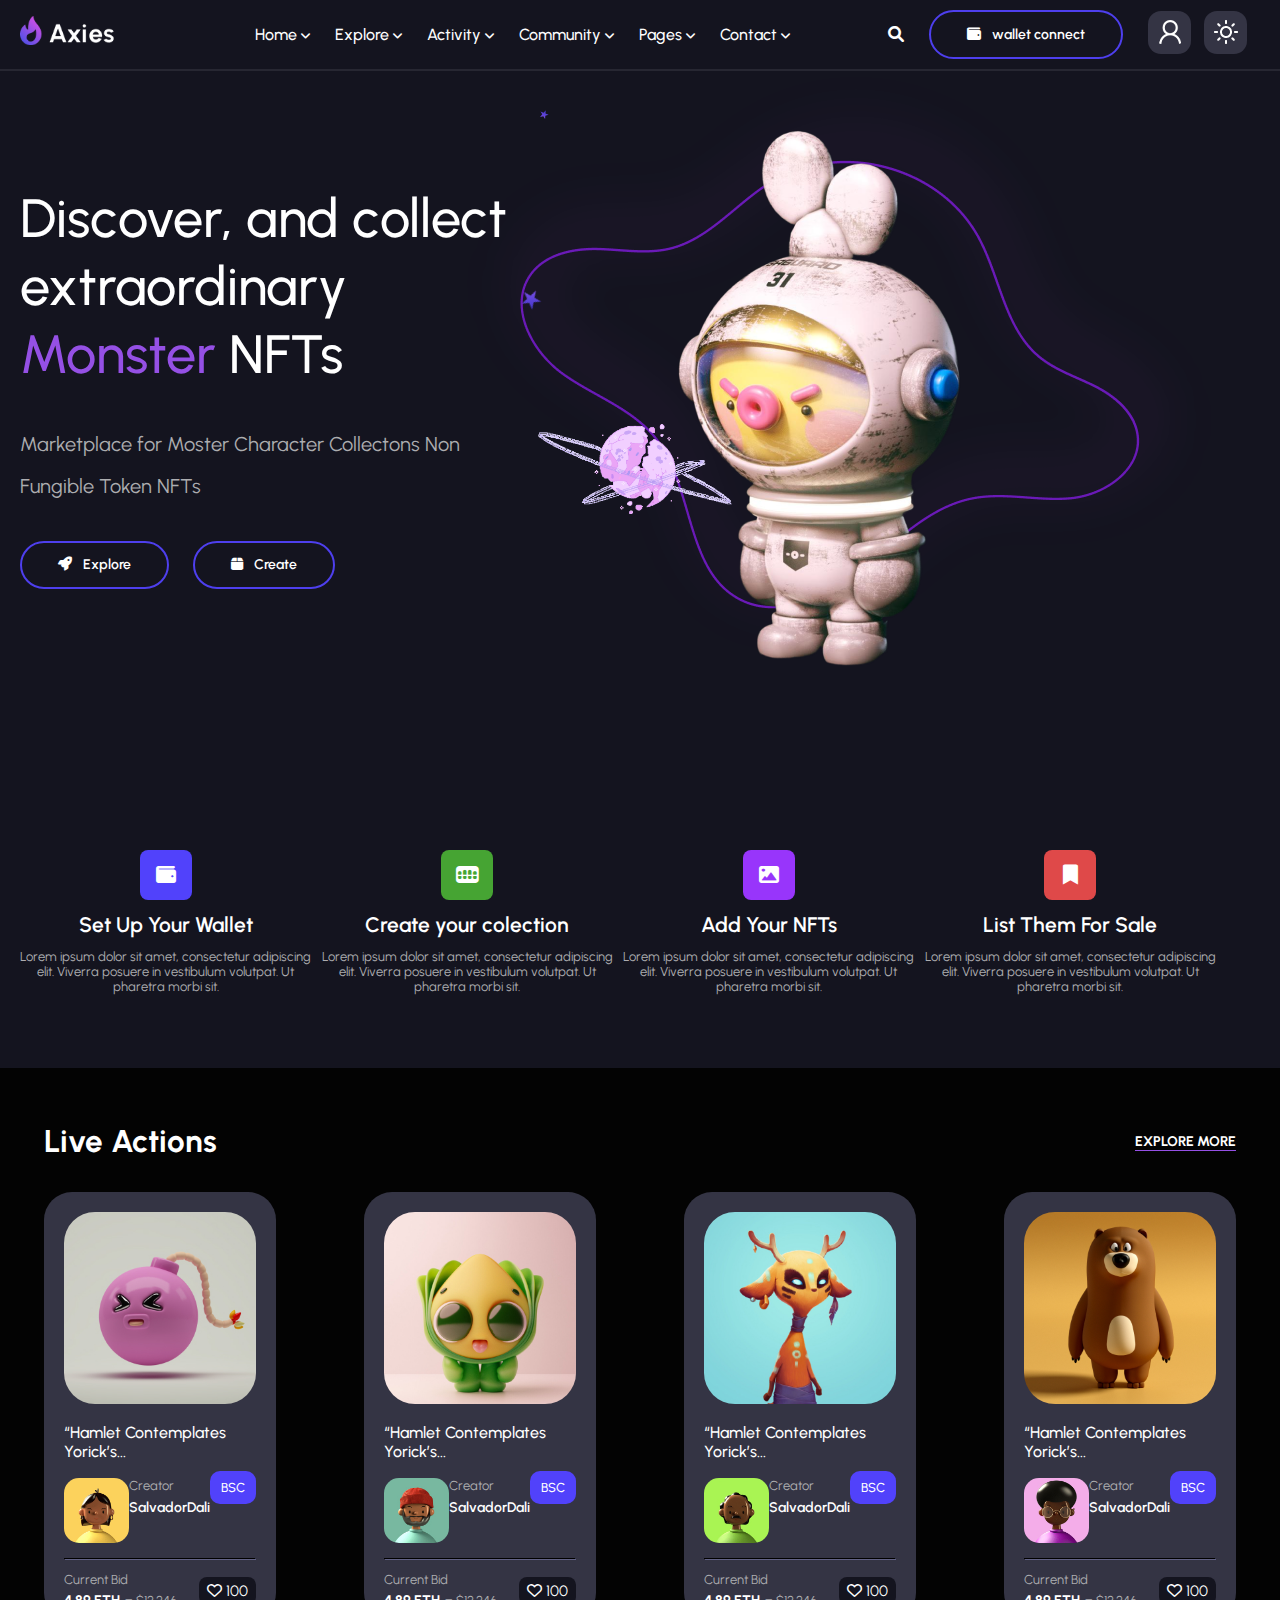
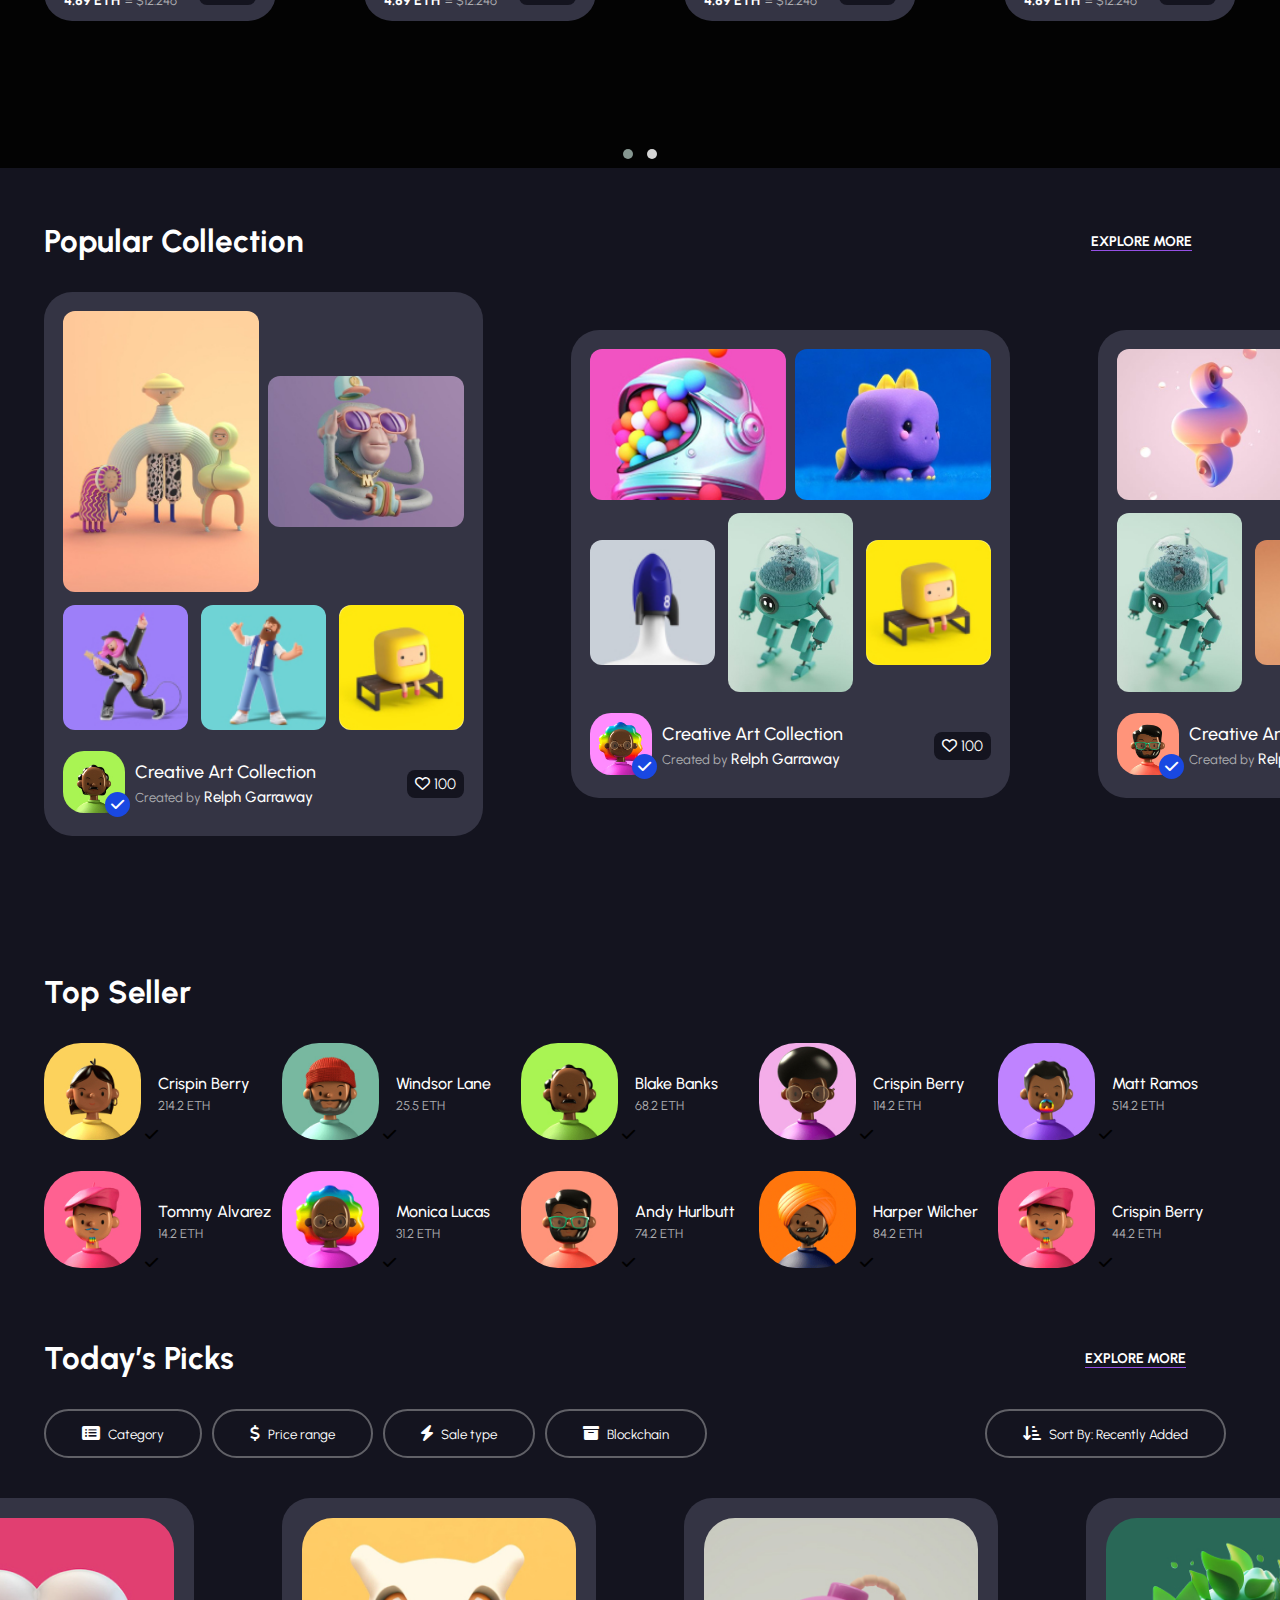
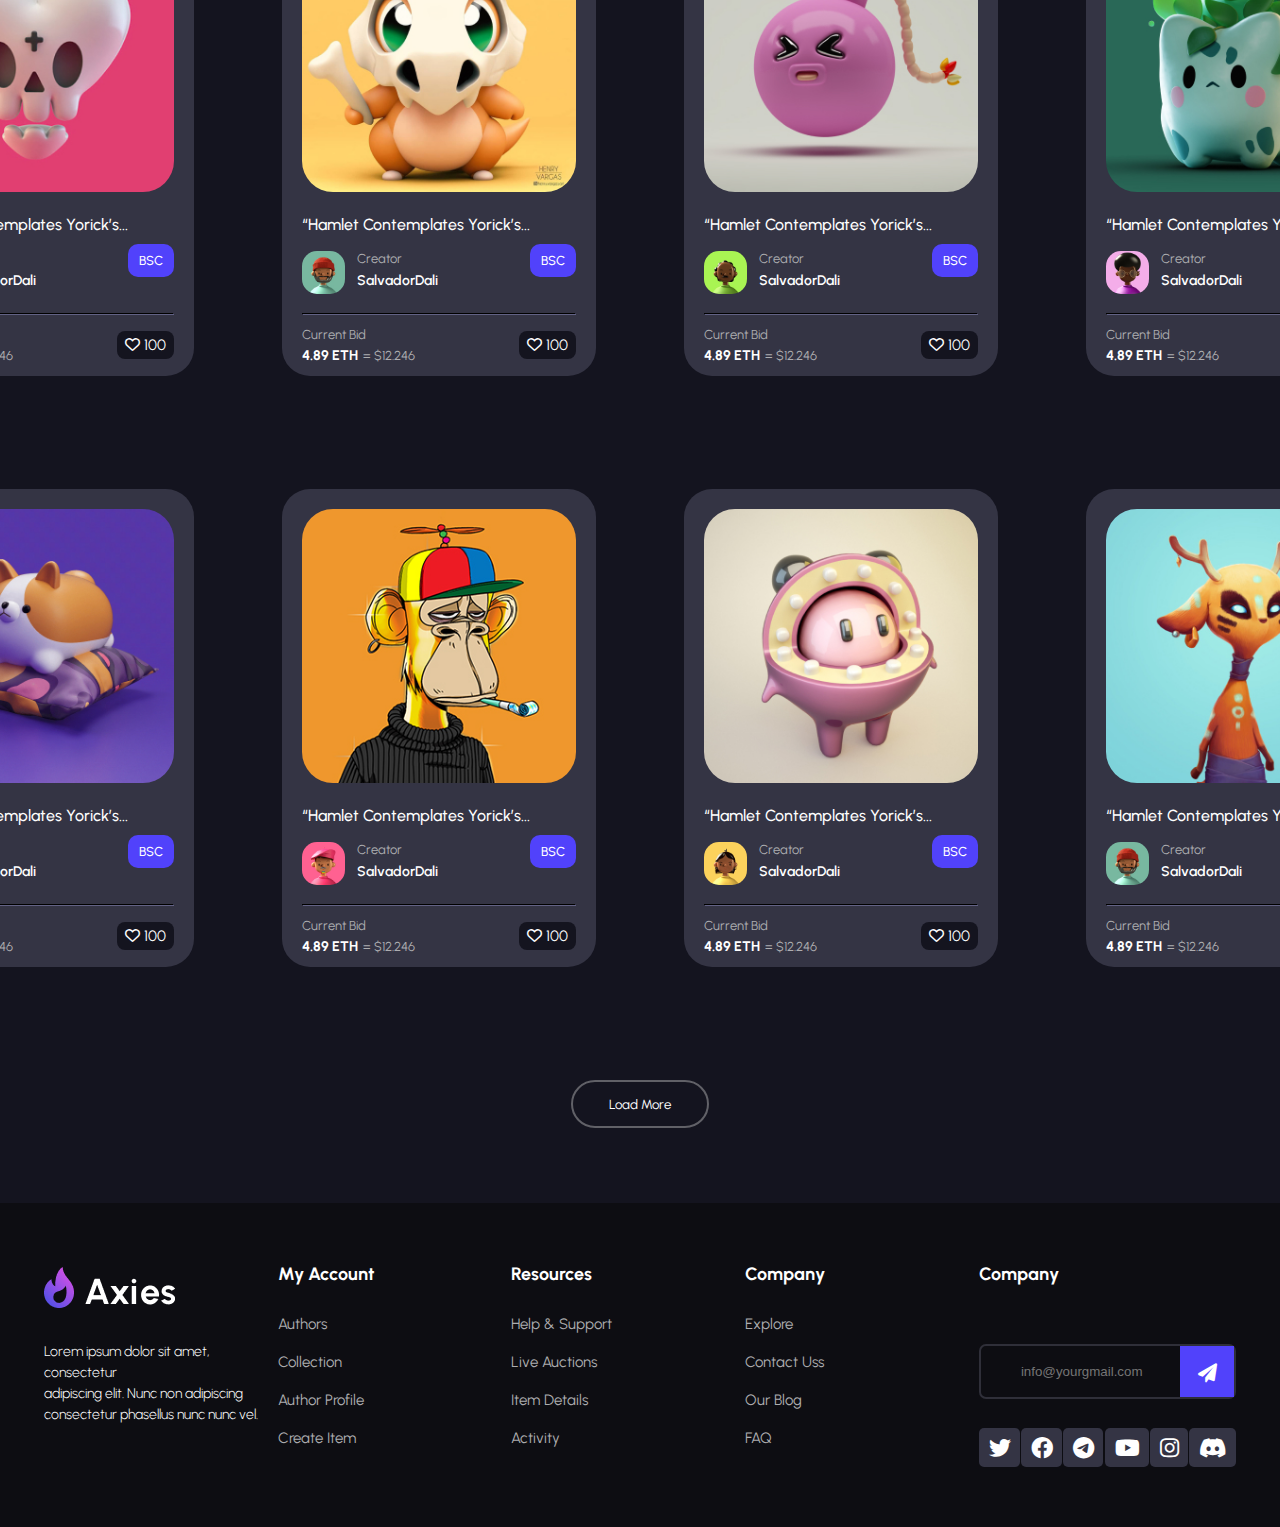
<file: Axies NFT Market Place/index.html>
<!DOCTYPE html>
<html lang="en">
<head>
    <meta charset="UTF-8">
    <meta http-equiv="X-UA-Compatible" content="IE=edge">
    <meta name="viewport" content="width=device-width, initial-scale=1.0">
    <title>Axies NFT Market Place</title>
    <link rel="stylesheet"href="https://cdnjs.cloudflare.com/ajax/libs/font-awesome/6.0.0/css/all.min.css"/>
   <link rel="stylesheet" href="./css/owl.carousel.css">
   <link rel="stylesheet" href="./css/owl.theme.default.min.css">

  

    <link rel="stylesheet" href="./css/layout.css">
    <link rel="stylesheet" href="./css/navbar.css">
    <link rel="stylesheet" href="./css/hero.css">
    <link rel="stylesheet" href="./css/media-queries.css">
    <link rel="stylesheet" href="./css/ourprocess.css">
    <link rel="stylesheet" href="./css/liveactions.css">
    <link rel="stylesheet" href="./css/popular.css">
    <link rel="stylesheet" href="./css/topseller.css">
    <link rel="stylesheet" href="./css/today.css">
    <link rel="stylesheet" href="./css/footer.css">
    <link rel="stylesheet" href="./css/stickmenu.css">
    <link rel="stylesheet" href="./css/signin.css">



</head>
<body>
  <div class="signin">
    <div class="signin_box">
        <form action="#">
            <div class="signin__box--head">
                <h3>Sign in</h3>
                <span id="close__signin--box">CLOSE</span>
            </div>
            <hr>
            <div class="signin__box--section">
                <div class="input__group">
                    <label for="username">
                        <i class="fas fa-user-check"></i>
                        User name
                    </label>
                    <input type="text" id="username__login--box" name="username" placeholder="Enter your username">
                </div>
                <div class="input__group">
                    <label for="password">
                        <i class="fas fa-user-lock"></i>
                        Password
                    </label>
                    <input type="password" id="password__login--box" name="password" placeholder="Enter your password">
                </div>
            </div>
            <div class="signin__box--footer">
                <button class="btn btn__primary" type="submit"><span class=" text__button">Sign in</span></button>
                <a href="#">Forgot Password?</a>
            </div>
        </form>
    </div>
</div>


    <header id="header">
        <div class="container">
            <nav class="navbar">
                <div class="navbar__logo">
                    <img src="./img/01_header/logo_dark.png" alt="axies logo">
                </div>
                <div class="navbar__nav">
                    <ul class="nav__lists">
                        <li class="nav__list">
                          <a href="#" class="nav__link">Home
                              <i class="fa-solid fa-angle-down"></i>
                          </a>
                        </li>
                        <li class="nav__list">
                          <a href="#" class="nav__link">Explore
                            <i class="fa-solid fa-angle-down"></i>
                          </a>
                        </li>
                        <li class="nav__list">
                          <a href="#" class="nav__link">Activity
                            <i class="fa-solid fa-angle-down"></i>
                          </a>
                        </li>
                        <li class="nav__list">
                          <a href="#" class="nav__link">Community
                            <i class="fa-solid fa-angle-down"></i>
                          </a>
                        </li>
                        <li class="nav__list">
                         <a href="#" class="nav__link">Pages
                            <i class="fa-solid fa-angle-down"></i>
                         </a>
                        </li>
                        <li class="nav__list">
                        <a href="#" class="nav__link">Contact
                            <i class="fa-solid fa-angle-down"></i>
                        </a>
                        </li>
                      </ul>
                </div>
                <div class="right__nav">
                  <div class="navbar__search">
                   <i class="fa-solid fa-search"></i>
                  </div>
                  <div class="navbar__wallet ">
                      <button class="btn btn__primary"><i class="fa-solid fa-wallet"></i>wallet connect</button>
                  </div>
                  <div class="navbar__icon">
                      <div class="navbar__icon--item">
                        <a href="#" id="signin__openbox">
                          <img src="./img/01_header/user.png" alt="user icon">
                        </a>
                      </div>

                      <div class="navbar__icon--item">
                          <img src="./img/01_header/sun.png" alt="sun icon">
                      </div>
                      
  
                  </div>
                </div>
            </nav>   
        </div>
        <!-- <hr class="hr__nav">      -->
    </header>

    <main>
        <section id="hero">
            <div class="container">
              <div class="hero__wrapper">
                <div class="hero__left--items">
                  <h1>
                    Discover, and collect<br/>
                    extraordinary<br/><span>Monster</span> NFTs
                  </h1>
                  <p>Marketplace for Moster Character Collectons Non Fungible Token NFTs</p>
                  <div class="left--item__btn">
                    <button type="button" class="btn btn__primary hero__btn1">
                        <i class="fa-solid fa-rocket"></i>
                        Explore
                    </button>
                    <button type="button" class="btn btn__primary hero__btn2">
                        <i class="fa-solid fa-box"></i>
                        Create
                    </button>
                  </div>
                </div>
                <div class="hero__right--items">
                  <div class="right--item__img">
                    <img src="./img/Blob Shape.png" alt="Blob Shape" class="blobshape">
                    <img
                      src="./img/02_hero/imgslider2.png"
                      alt="axies image"
                      class="axiesimg"
                    />
                  </div>
                  <div class="right--item__img1">
                    <img src="./img/plant.gif" alt="space" class="space" width="210">
                  </div>
                  <div class="right--item__img2">
                    <img src="./img/plus.svg" alt="plus icon" class="plus1" width="30">
                    <img src="./img/plus.svg" alt="plus icon" class="plus2" width="50">
                    <img src="./img/plus.svg" alt="plus icon" class="plus3" width="70">
  
                    <img src="./img/Star.svg" alt="star icon" class="star1" width="20">
                    <img src="./img/Star.svg" alt="star icon" class="star2" width="22">
                    <img src="./img/Star.svg" alt="star icon" class="star3" width="15">
                    <img src="./img/Star.svg" alt="star icon" class="star4" width="10">
                    <img src="./img/Star.svg" alt="star icon" class="star5" width="9">
                    <img src="./img/Star.svg" alt="star icon" class="star6" width="8">
                  </div>
                </div>
              </div>
            </div>
          </section>

        <section id="ourprocess">
            <div class="container">
              <div class="process__wrapper">
                <div class="process__items">
                    <div class="item">
                      <i class="fa-solid fa-wallet item__icon--wallet"></i>
                      <h3>Set Up Your Wallet</h3>
                      <p>
                        Lorem ipsum dolor sit amet, consectetur adipiscing <br>
                        elit. Viverra posuere in vestibulum volutpat. Ut
                        <br> pharetra morbi sit.
                      </p>
                    </div>
                    <div class="item">
                      <i class="fa-solid fa-teeth item__icon--collection"></i>
                      <h3>Create your colection</h3>
                      <p>
                        Lorem ipsum dolor sit amet, consectetur adipiscing <br>
                        elit. Viverra posuere in vestibulum volutpat. Ut
                        <br> pharetra morbi sit.
                      </p>
                    </div>
                    <div class="item">
                      <i class="fa-solid fa-image item__icon--nft"></i>
                      <h3>Add Your NFTs</h3>
                      <p>
                        Lorem ipsum dolor sit amet, consectetur adipiscing <br>
                        elit. Viverra posuere in vestibulum volutpat. Ut
                        <br> pharetra morbi sit.
                      </p>
                    </div>
                    <div class="item">
                      <i class="fa-solid fa-bookmark item__icon--bookmark"></i>
                      <h3>List Them For Sale</h3>
                      <p>
                        Lorem ipsum dolor sit amet, consectetur adipiscing <br>
                        elit. Viverra posuere in vestibulum volutpat. Ut
                        <br> pharetra morbi sit.
                      </p>
                    </div>
                </div>
              </div>
            </div>
          </section>
        <section id="liveactions" class="liveactions" style="background-color: #030303;">
          <div class="liveactions__title">
            <div class="title1">
              <h2>Live Actions</h2>
            </div>
            <div class="title2">
              <a href="#">EXPLORE MORE</a>
            </div>
          </div>
          <div id="liveactions_slider" class="liveactions__box">
            <div class="box box__item1">
              <div class="box__img">
                <img src="./img/03_Live Auctions/card-item8.jpg" alt="nft">
              </div>
              <div class="box__title">
                <a href="#">“Hamlet Contemplates Yorick’s...</a>
              </div>
              <div class="box__seller">
                <div class="box__seller--icon">
                  <div class="seller--icon">
                    <img src="./img/04_Top Seller/avt-1.jpg" alt="avatar">
                  </div>
                  <div class="seller--creator">
                    <p>Creator</p>
                    <a href="#">SalvadorDali</a>
                  </div>
                </div>
                <div class="box__seller--bsc">
                  <span>BSC</span>
                </div>
              </div>
              <hr>
              <div class="box__price">
                <div class="box__price--eth">
                  <p>Current Bid</p>
                  <h3>4.89 ETH<span>= $12.246</span></h3>
                </div>
                <div class="box__price--like">
                  <i class="fa-regular fa-heart"></i>
                  <span>100</span>
                </div>
              </div>
            </div>

            <div class="box box__item2">
              <div class="box__img">
                <img src="./img/03_Live Auctions/image-box-10.jpg" alt="nft">
              </div>
              <div class="box__title">
                <a href="#">“Hamlet Contemplates Yorick’s...</a>
              </div>
              <div class="box__seller">
                <div class="box__seller--icon">
                  <div class="seller--icon">
                    <img src="./img/04_Top Seller/avt-2.jpg" alt="avatar">
                  </div>
                  <div class="seller--creator">
                    <p>Creator</p>
                    <a href="#">SalvadorDali</a>
                  </div>
                </div>
                <div class="box__seller--bsc">
                  <span>BSC</span>
                </div>
              </div>
              <hr>
              <div class="box__price">
                  <div class="box__price--eth">
                    <p>Current Bid</p>
                    <h3>4.89 ETH<span>= $12.246</span></h3>
                  </div>
                  <div class="box__price--like">
                    <i class="fa-regular fa-heart"></i>
                    <span>100</span>
                  </div>
              </div>
              
            </div> 
            
            <div class="box box__item3">
              <div class="box__img">
                <img src="./img/03_Live Auctions/image-box-11.jpg" alt="nft">
              </div>
              <div class="box__title">
                <a href="#">“Hamlet Contemplates Yorick’s...</a>
              </div>
              <div class="box__seller">
                <div class="box__seller--icon">
                  <div class="seller--icon">
                    <img src="./img/04_Top Seller/avt-3.jpg" alt="avatar">
                  </div>
                  <div class="seller--creator">
                    <p>Creator</p>
                    <a href="#">SalvadorDali</a>
                  </div>
                </div>
                <div class="box__seller--bsc">
                  <span>BSC</span>
                </div>
              </div> 
              <hr>
              <div class="box__price">
                <div class="box__price--eth">
                  <p>Current Bid</p>
                  <h3>4.89 ETH<span>= $12.246</span></h3>
                </div>
                <div class="box__price--like">
                  <i class="fa-regular fa-heart"></i>
                  <span>100</span>
                </div>
              </div>
             </div>

            <div class="box box__item4">
              <div class="box__img">
                <img src="./img/03_Live Auctions/image-box-21.jpg" alt="nft">
              </div>
              <div class="box__title">
                <a href="#">“Hamlet Contemplates Yorick’s...</a>
              </div>
              <div class="box__seller">
                <div class="box__seller--icon">
                  <div class="seller--icon">
                    <img src="./img/04_Top Seller/avt-4.jpg" alt="avatar">
                  </div>
                  <div class="seller--creator">
                    <p>Creator</p>
                    <a href="#">SalvadorDali</a>
                  </div>
                </div>
                <div class="box__seller--bsc">
                  <span>BSC</span>
                </div>
              </div>  
              <hr>
              <div class="box__price">
                <div class="box__price--eth">
                  <p>Current Bid</p>
                  <h3>4.89 ETH<span>= $12.246</span></h3>
                </div>
                <div class="box__price--like">
                  <i class="fa-regular fa-heart"></i>
                  <span>100</span>
                </div>
              </div>
             </div>

            <div class="box box__item5">
              <div class="box__img">
                <img src="./img/03_Live Auctions/image-box-241.jpg" alt="nft">
              </div>
              <div class="box__title">
                <a href="#">“Hamlet Contemplates Yorick’s...</a>
              </div>
              <div class="box__seller">
                <div class="box__seller--icon">
                  <div class="seller--icon">
                    <img src="./img/04_Top Seller/avt-5.jpg" alt="avatar">
                  </div>
                  <div class="seller--creator">
                    <p>Creator</p>
                    <a href="#">SalvadorDali</a>
                  </div>
                </div>
                <div class="box__seller--bsc">
                  <span>BSC</span>
                </div>
              </div>  
              <hr>
              <div class="box__price">
                <div class="box__price--eth">
                  <p>Current Bid</p>
                  <h3>4.89 ETH<span>= $12.246</span></h3>
                </div>
                <div class="box__price--like">
                  <i class="fa-regular fa-heart"></i>
                  <span>100</span>
                </div>
              </div>
             </div>

            <div class="box box__item6">
              <div class="box__img">
                <img src="./img/03_Live Auctions/image-box-44.jpg" alt="nft">
              </div>
              <div class="box__title">
                <a href="#">“Hamlet Contemplates Yorick’s...</a>
              </div>
              <div class="box__seller">
                <div class="box__seller--icon">
                  <div class="seller--icon">
                    <img src="./img/04_Top Seller/avt-6.jpg" alt="avatar">
                  </div>
                  <div class="seller--creator">
                    <p>Creator</p>
                    <a href="#">SalvadorDali</a>
                  </div>
                </div>
                <div class="box__seller--bsc">
                  <span>BSC</span>
                </div>
              </div>  
              <hr>
              <div class="box__price">
                <div class="box__price--eth">
                  <p>Current Bid</p>
                  <h3>4.89 ETH<span>= $12.246</span></h3>
                </div>
                <div class="box__price--like">
                  <i class="fa-regular fa-heart"></i>
                  <span>100</span>
                </div>
              </div>
             </div>

            </div> 
          </div>
        </section>

        <section id="popular">
          <div class="popular__title">
            <div class="title1">
              <h2>Popular Collection</h2>
            </div>
            <div class="title2">
              <a href="#">EXPLORE MORE</a>
            </div>
          </div>
          <div class="popular__boxs">
            <div class="popular__box popular__box--1">
              <div class="popular__box--topimg">
                <div class="topimg__item1">
                  <img src="./img/06_Popular Collection/box1/collection-item-2.jpg" alt="nft image">
                </div>
                <div class="topimg__item2">
                  <img src="./img/06_Popular Collection/box1/collection-item-bottom-4.jpg" alt="nft image">
                </div>
              </div>

              <div class="popular__box--bottomimg">
                <div class="bottomimg">
                  <img src="./img/06_Popular Collection/box1/collection-item-top-1.jpg" alt="nft image">
                </div>
                <div class="bottomimg">
                  <img src="./img/06_Popular Collection/box1/collection-item-top-2.jpg" alt="nft image">
                </div>
                <div class="bottomimg">
                  <img src="./img/06_Popular Collection/box2/img-collection24.jpg" alt="nft image">
                </div>
              </div>
              
              <div class="popular__box--seller">
                <div class="seller__avatar">
                  <div class="seller__avatar--img">
                    <img src="./img/04_Top Seller/avt-3.jpg" alt="avatar">
                    <i class="fa-solid fa-check"></i>
                  </div>
                  <div class="seller__avatar--text">
                    <a href="#">Creative Art Collection</a>
                    <p>Created by <span>Relph Garraway</span></p>
                  </div>
                </div>
                <div class="seller__like">
                  <i class="fa-regular fa-heart"></i>
                  <span>100</span>
                </div>

              </div>
            </div>

            <div class="popular__box popular__box--2">
              <div class="popular__box--topimg">
                <div class="topimg__item1">
                  <img src="./img/06_Popular Collection/box2/img-collection121.jpg" alt="nft image">
                </div>
                <div class="topimg__item2">
                  <img src="./img/06_Popular Collection/box2/img-collection11.jpg" alt="nft image">
                </div>
              </div>

              <div class="popular__box--bottomimg">
                <div class="bottomimg">
                  <img src="./img/06_Popular Collection/box2/img-collection10.jpg" alt="nft image">
                </div>
                <div class="bottomimg">
                  <img src="./img/06_Popular Collection/box3/img-collection12.jpg" alt="nft image">
                </div>
                <div class="bottomimg">
                  <img src="./img/06_Popular Collection/box2/img-collection24.jpg" alt="nft image">
                </div>
              </div>

              <div class="popular__box--seller">
                <div class="seller__avatar">
                  <div class="seller__avatar--img">
                    <img src="./img/04_Top Seller/avt-7.jpg" alt="avatar">
                    <i class="fa-solid fa-check"></i>
                  </div>
                  <div class="seller__avatar--text">
                    <a href="#">Creative Art Collection</a>
                    <p>Created by <span>Relph Garraway</span></p>
                  </div>
                </div>
                <div class="seller__like">
                  <i class="fa-regular fa-heart"></i>
                  <span>100</span>
                </div>

              </div>
            </div>

            <div class="popular__box popular__box--3">
              <div class="popular__box--topimg">
                <div class="topimg__item1">
                  <img src="./img/06_Popular Collection/box3/img-collection17.jpg" alt="nft image">
                </div>
                <div class="topimg__item2">
                  <img src="./img/06_Popular Collection/box1/collection-item-bottom-4.jpg" alt="nft image">
                </div>
              </div>
              <div class="popular__box--bottomimg">
                <div class="bottomimg">
                  <img src="./img/06_Popular Collection/box3/img-collection12.jpg" alt="nft image">
                </div>
                <div class="bottomimg">
                  <img src="./img/06_Popular Collection/box3/img-collection18.jpg" alt="nft image">
                </div>
                <div class="bottomimg">
                  <img src="./img/06_Popular Collection/box3/img-collection25.jpg" alt="nft image">
                </div>
              </div>
              <div class="popular__box--seller">
                <div class="seller__avatar">
                  <div class="seller__avatar--img">
                    <img src="./img/04_Top Seller/avt-8.jpg" alt="avatar">
                    <i class="fa-solid fa-check"></i>
                  </div>
                  <div class="seller__avatar--text">
                    <a href="#">Creative Art Collection</a>
                    <p>Created by <span>Relph Garraway</span></p>
                  </div>
                </div>
                <div class="seller__like">
                  <i class="fa-regular fa-heart"></i>
                  <span>100</span>
                </div>
              </div>
            </div>
          </div>
        </section>

        <section id="topseller">
          <div class="topseller__title">
            <h2>Top Seller</h2>
          </div>

          <div class="topseller__top">
            <div class="topseller__item">
              <div class="topseller__avatar">
                <img src="./img/04_Top Seller/avt-1.jpg" alt="avatar">
                <i class="fa-solid fa-check"></i>
              </div>
              <div class="topseller__text">
                <a href="#">Crispin Berry</a>
                <p>214.2 ETH</p>
              </div>
            </div>
            <div class="topseller__item">
              <div class="topseller__avatar">
                <img src="./img/04_Top Seller/avt-2.jpg" alt="avatar">
                <i class="fa-solid fa-check"></i>
              </div>
              <div class="topseller__text">
                <a href="#">Windsor Lane</a>
                <p>25.5 ETH</p>
              </div>
            </div>
            <div class= "topseller__item">
              <div class="topseller__avatar">
                <img src="./img/04_Top Seller/avt-3.jpg" alt="avatar">
                <i class="fa-solid fa-check"></i>
              </div>
              <div class="topseller__text">
                <a href="#">Blake Banks</a>
                <p>68.2 ETH</p>
              </div>
            </div>
            <div class="topseller__item">
              <div class="topseller__avatar">
                <img src="./img/04_Top Seller/avt-4.jpg" alt="avatar">
                <i class="fa-solid fa-check"></i>
              </div>
              <div class="topseller__text">
                <a href="#">Crispin Berry</a>
                <p>114.2 ETH</p>
              </div>
            </div>
            <div class="topseller__item">
              <div class="topseller__avatar">
                <img src="./img/04_Top Seller/avt-5.jpg" alt="avatar">
                <i class="fa-solid fa-check"></i>
              </div>
              <div class="topseller__text">
                <a href="#">Matt Ramos</a>
                <p>514.2 ETH</p>
              </div>
            </div>
          </div>

          <div class="topseller__bottom">
            <div class="topseller__item">
              <div class="topseller__avatar">
                <img src="./img/04_Top Seller/avt-6.jpg" alt="avatar">
                <i class="fa-solid fa-check"></i>
              </div>
              <div class="topseller__text">
                <a href="#">Tommy Alvarez</a>
                <p>14.2 ETH</p>
              </div>
            </div>

            <div class="topseller__item">
              <div class="topseller__avatar">
                <img src="./img/04_Top Seller/avt-7.jpg" alt="avatar">
                <i class="fa-solid fa-check"></i>
              </div>
              <div class="topseller__text">
                <a href="#">Monica Lucas</a>
                <p>31.2 ETH</p>
              </div>
            </div>

            <div class="topseller__item">
              <div class="topseller__avatar">
                <img src="./img/04_Top Seller/avt-8.jpg" alt="avatar">
                <i class="fa-solid fa-check"></i>
              </div>
              <div class="topseller__text">
                <a href="#">Andy Hurlbutt</a>
                <p>74.2 ETH</p>
              </div>
            </div>

            <div class="topseller__item">
              <div class="topseller__avatar">
                <img src="./img/04_Top Seller/avt-9.jpg" alt="avatar">
                <i class="fa-solid fa-check"></i>
              </div>
              <div class="topseller__text">
                <a href="#">Harper Wilcher</a>
                <p>84.2 ETH</p>
              </div>
            </div>

            <div class="topseller__item">
              <div class="topseller__avatar">
                <img src="./img/04_Top Seller/avt-6.jpg" alt="avatar">
                <i class="fa-solid fa-check"></i>
              </div>
              <div class="topseller__text">
                <a href="#">Crispin Berry</a>
                <p>44.2 ETH</p>
              </div>
            </div>
          </div>

        </section>

        <section id="todays">
          <div class="todays__title">
            <div class="title1">
              <h2>Today’s Picks</h2>
            </div>
            <div class="title2">
              <a href="#">EXPLORE MORE</a>
            </div>
          </div>

          <div class="todays__filter">
            <div class="todays__filter--left">
              <div class=" todays__btn">
                <button class="btn btn__gry todays__btn1">
                  <i class="fas fa-list-alt"></i>
                  Category
                </button>
              </div>
              <div class=" todays__btn">
                <button class="btn btn__gry todays__btn2">
                  <i class="fas fa-dollar-sign"></i>
                  Price range
                </button>
              </div>
              <div class=" todays__btn">
                <button class="btn btn__gry todays__btn3">
                  <i class="fa-solid fa-bolt"></i>
                  Sale type
                </button>
              </div>
              <div class=" todays__btn">
                <button class="btn btn__gry todays__btn4">
                  <i class="fas fa-archive"></i>
                  Blockchain
                </button>
              </div>
              
            </div>
            <div class="todays__filter--right">
              <div class=" todays__btn">
                <button class="btn btn__gry todays__btn5">
                  <i class="fas fa-sort-amount-down-alt"></i>
                  Sort By: Recently Added
                </button>
              </div>
            </div>
          </div>
          <div class="todays__box--top">
            <div class="box box__item1">
              <div class="box__img">
                <img src="./img/05_Today's Picks/card-item-3.jpg" alt="nft">
              </div>
              <div class="box__title">
                <a href="#">“Hamlet Contemplates Yorick’s...</a>
              </div>
              <div class="box__seller">
                <div class="box__seller--icon">
                  <div class="seller--icon">
                    <img src="./img/04_Top Seller/avt-1.jpg" alt="avatar">
                  </div>
                  <div class="seller--creator">
                    <p>Creator</p>
                    <a href="#">SalvadorDali</a>
                  </div>
                </div>
                <div class="box__seller--bsc">
                  <span>BSC</span>
                </div>
              </div>
              <hr>
              <div class="box__price">
                <div class="box__price--eth">
                  <p>Current Bid</p>
                  <h3>4.89 ETH<span>= $12.246</span></h3>
                </div>
                <div class="box__price--like">
                  <i class="fa-regular fa-heart"></i>
                  <span>100</span>
                </div>
              </div>
            </div>

            <div class="box box__item2">
              <div class="box__img">
                <img src="./img/05_Today's Picks/card-item-2.jpg" alt="nft">
              </div>
              <div class="box__title">
                <a href="#">“Hamlet Contemplates Yorick’s...</a>
              </div>
              <div class="box__seller">
                <div class="box__seller--icon">
                  <div class="seller--icon">
                    <img src="./img/04_Top Seller/avt-2.jpg" alt="avatar">
                  </div>
                  <div class="seller--creator">
                    <p>Creator</p>
                    <a href="#">SalvadorDali</a>
                  </div>
                </div>
                <div class="box__seller--bsc">
                  <span>BSC</span>
                </div>
              </div>
              <hr>
              <div class="box__price">
                  <div class="box__price--eth">
                    <p>Current Bid</p>
                    <h3>4.89 ETH<span>= $12.246</span></h3>
                  </div>
                  <div class="box__price--like">
                    <i class="fa-regular fa-heart"></i>
                    <span>100</span>
                  </div>
              </div>
              
            </div> 
            
            <div class="box box__item3">
              <div class="box__img">
                <img src="./img/05_Today's Picks/card-item8.jpg" alt="nft">
              </div>
              <div class="box__title">
                <a href="#">“Hamlet Contemplates Yorick’s...</a>
              </div>
              <div class="box__seller">
                <div class="box__seller--icon">
                  <div class="seller--icon">
                    <img src="./img/04_Top Seller/avt-3.jpg" alt="avatar">
                  </div>
                  <div class="seller--creator">
                    <p>Creator</p>
                    <a href="#">SalvadorDali</a>
                  </div>
                </div>
                <div class="box__seller--bsc">
                  <span>BSC</span>
                </div>
              </div> 
              <hr>
              <div class="box__price">
                <div class="box__price--eth">
                  <p>Current Bid</p>
                  <h3>4.89 ETH<span>= $12.246</span></h3>
                </div>
                <div class="box__price--like">
                  <i class="fa-regular fa-heart"></i>
                  <span>100</span>
                </div>
              </div>
             </div>

            <div class="box box__item4">
              <div class="box__img">
                <img src="./img/05_Today's Picks/card-item-7.jpg" alt="nft">
              </div>
              <div class="box__title">
                <a href="#">“Hamlet Contemplates Yorick’s...</a>
              </div>
              <div class="box__seller">
                <div class="box__seller--icon">
                  <div class="seller--icon">
                    <img src="./img/04_Top Seller/avt-4.jpg" alt="avatar">
                  </div>
                  <div class="seller--creator">
                    <p>Creator</p>
                    <a href="#">SalvadorDali</a>
                  </div>
                </div>
                <div class="box__seller--bsc">
                  <span>BSC</span>
                </div>
              </div>  
              <hr>
              <div class="box__price">
                <div class="box__price--eth">
                  <p>Current Bid</p>
                  <h3>4.89 ETH<span>= $12.246</span></h3>
                </div>
                <div class="box__price--like">
                  <i class="fa-regular fa-heart"></i>
                  <span>100</span>
                </div>
              </div>
             </div>

          </div>
          <div class="todays__box--bottom">
            
            <div class="box box__item5">
              <div class="box__img">
                <img src="./img/05_Today's Picks/card-item-9.jpg" alt="nft">
              </div>
              <div class="box__title">
                <a href="#">“Hamlet Contemplates Yorick’s...</a>
              </div>
              <div class="box__seller">
                <div class="box__seller--icon">
                  <div class="seller--icon">
                    <img src="./img/04_Top Seller/avt-5.jpg" alt="avatar">
                  </div>
                  <div class="seller--creator">
                    <p>Creator</p>
                    <a href="#">SalvadorDali</a>
                  </div>
                </div>
                <div class="box__seller--bsc">
                  <span>BSC</span>
                </div>
              </div>  
              <hr>
              <div class="box__price">
                <div class="box__price--eth">
                  <p>Current Bid</p>
                  <h3>4.89 ETH<span>= $12.246</span></h3>
                </div>
                <div class="box__price--like">
                  <i class="fa-regular fa-heart"></i>
                  <span>100</span>
                </div>
              </div>
             </div>

            <div class="box box__item6">
              <div class="box__img">
                <img src="./img/03_Live Auctions/image-box-44.jpg" alt="nft">
              </div>
              <div class="box__title">
                <a href="#">“Hamlet Contemplates Yorick’s...</a>
              </div>
              <div class="box__seller">
                <div class="box__seller--icon">
                  <div class="seller--icon">
                    <img src="./img/04_Top Seller/avt-6.jpg" alt="avatar">
                  </div>
                  <div class="seller--creator">
                    <p>Creator</p>
                    <a href="#">SalvadorDali</a>
                  </div>
                </div>
                <div class="box__seller--bsc">
                  <span>BSC</span>
                </div>
              </div>  
              <hr>
              <div class="box__price">
                <div class="box__price--eth">
                  <p>Current Bid</p>
                  <h3>4.89 ETH<span>= $12.246</span></h3>
                </div>
                <div class="box__price--like">
                  <i class="fa-regular fa-heart"></i>
                  <span>100</span>
                </div>
              </div>
             </div>

             <div class="box box__item7">
              <div class="box__img">
                <img src="./img/05_Today's Picks/card-item-4.jpg" alt="nft">
              </div>
              <div class="box__title">
                <a href="#">“Hamlet Contemplates Yorick’s...</a>
              </div>
              <div class="box__seller">
                <div class="box__seller--icon">
                  <div class="seller--icon">
                    <img src="./img/04_Top Seller/avt-1.jpg" alt="avatar">
                  </div>
                  <div class="seller--creator">
                    <p>Creator</p>
                    <a href="#">SalvadorDali</a>
                  </div>
                </div>
                <div class="box__seller--bsc">
                  <span>BSC</span>
                </div>
              </div>
              <hr>
              <div class="box__price">
                <div class="box__price--eth">
                  <p>Current Bid</p>
                  <h3>4.89 ETH<span>= $12.246</span></h3>
                </div>
                <div class="box__price--like">
                  <i class="fa-regular fa-heart"></i>
                  <span>100</span>
                </div>
              </div>
            </div>

            <div class="box box__item8">
              <div class="box__img">
                <img src="./img/05_Today's Picks/image-box-11.jpg" alt="nft">
              </div>
              <div class="box__title">
                <a href="#">“Hamlet Contemplates Yorick’s...</a>
              </div>
              <div class="box__seller">
                <div class="box__seller--icon">
                  <div class="seller--icon">
                    <img src="./img/04_Top Seller/avt-2.jpg" alt="avatar">
                  </div>
                  <div class="seller--creator">
                    <p>Creator</p>
                    <a href="#">SalvadorDali</a>
                  </div>
                </div>
                <div class="box__seller--bsc">
                  <span>BSC</span>
                </div>
              </div>
              <hr>
              <div class="box__price">
                  <div class="box__price--eth">
                    <p>Current Bid</p>
                    <h3>4.89 ETH<span>= $12.246</span></h3>
                  </div>
                  <div class="box__price--like">
                    <i class="fa-regular fa-heart"></i>
                    <span>100</span>
                  </div>
              </div>
              
            </div>

          </div>
          <div class="todayes__btn--loadmore">
            <button class="btn btn__gry">
              Load More
            </button>
          </div>
        </section>
        
        <section class="stick__menu">
            <div class="stick__menu--items">
              <div class="stick__menu--twitter">
                <i class="fa-brands fa-twitter"></i>
              </div>
              <div class="stick__menu--facebook">
                <i class="fa-brands fa-facebook"></i>
              </div>
              <div class="stick__menu--telegram">
                <i class="fa-brands fa-telegram"></i>
              </div>
              <div class="stick__menu--youtube">
                <i class="fa-brands fa-youtube"></i>
              </div>
              <div class="stick__menu--instagram">
                <i class="fa-brands fa-instagram"></i>
              </div>
              <div class="stick__menu--discords">
                <i class="fa-brands fa-discord"></i>
              </div>
            </div>
        </section>
    </main>

    <footer id="footer">
      <div class="footer__section">
        <div class="footer__axies">
          <div class="footer__axies--img">
            <img src="./img/01_header/logo_dark.png" alt="axies logo">
          </div>
          <div class="footer__axies--text">
            <p>Lorem ipsum dolor sit amet, consectetur <br>
               adipiscing elit. Nunc non adipiscing <br>
                consectetur phasellus nunc nunc vel. </p>
          </div>
        </div>
  
        <div class="footer__myaccount">
          <h2>My Account</h2>
          <a href="#">Authors</a>
          <a href="#">Collection</a>
          <a href="#">Author Profile</a>
          <a href="#">Create Item</a>
        </div>
  
        <div class="footer__resources">
          <h2>Resources</h2>
          <a href="#">Help & Support</a>
          <a href="#">Live Auctions</a>
          <a href="#">Item Details</a>
          <a href="#">Activity</a>
        </div>
  
        <div class="footer__company">
          <h2>Company</h2>
          <a href="#">Explore</a>
          <a href="#">Contact Uss</a>
          <a href="#">Our Blog</a>
          <a href="#">FAQ</a>
        </div>
  
        <div class="footer__sub">
          <h2>Company</h2>
          <div class="footer__formgroup">
            <form action="#">
                <input type="text" placeholder="info@yourgmail.com">
                <button type="submit">
                  <i class="fas fa-paper-plane"></i>
                </button>
            </form>
          </div> 
          <div class="footer__social">
            <div class="twitter">
              <i class="fa-brands fa-twitter"></i>
            </div>
            <div class="facebook">
              <i class="fa-brands fa-facebook"></i>
            </div>
            <div class="telegram">
              <i class="fa-brands fa-telegram"></i>
            </div>
            <div class="youtube">
              <i class="fa-brands fa-youtube"></i>
            </div>
            <div class="instagram">
              <i class="fa-brands fa-instagram"></i>
            </div>
            <div class="discords">
              <i class="fa-brands fa-discord"></i>
            </div>
          </div>
        </div>
  
      </div>
    </footer>

    <script src="./js/jquery-1.9.1.min.js"></script>
    <script src="./js/owl.carousel.min.js"></script>

    <script>
      var liveactionsSL = $('#liveactions_slider');
    

      liveactionsSL.owlCarousel ({
        items:4 ,
        loop: true ,
        autoplay: true ,
        autoplayTimeout: 3000,

      });


      $('#signin__openbox').click(function() {
            $('.signin').addClass('signin__show');
            $('body').addClass('stop_scrolling');
        });
      $('#close__signin--box').click(function(){
          $('.signin').removeClass('signin__show');
          $('body').removeClass('stop_scrolling');
      });
      $('.signin').click(function(e){
          if (e.target !== this)
          return;
          $('.signin').removeClass('signin__show');
          $('body').removeClass('stop_scrolling');
      });

    </script>

</body>
</html>
</file>
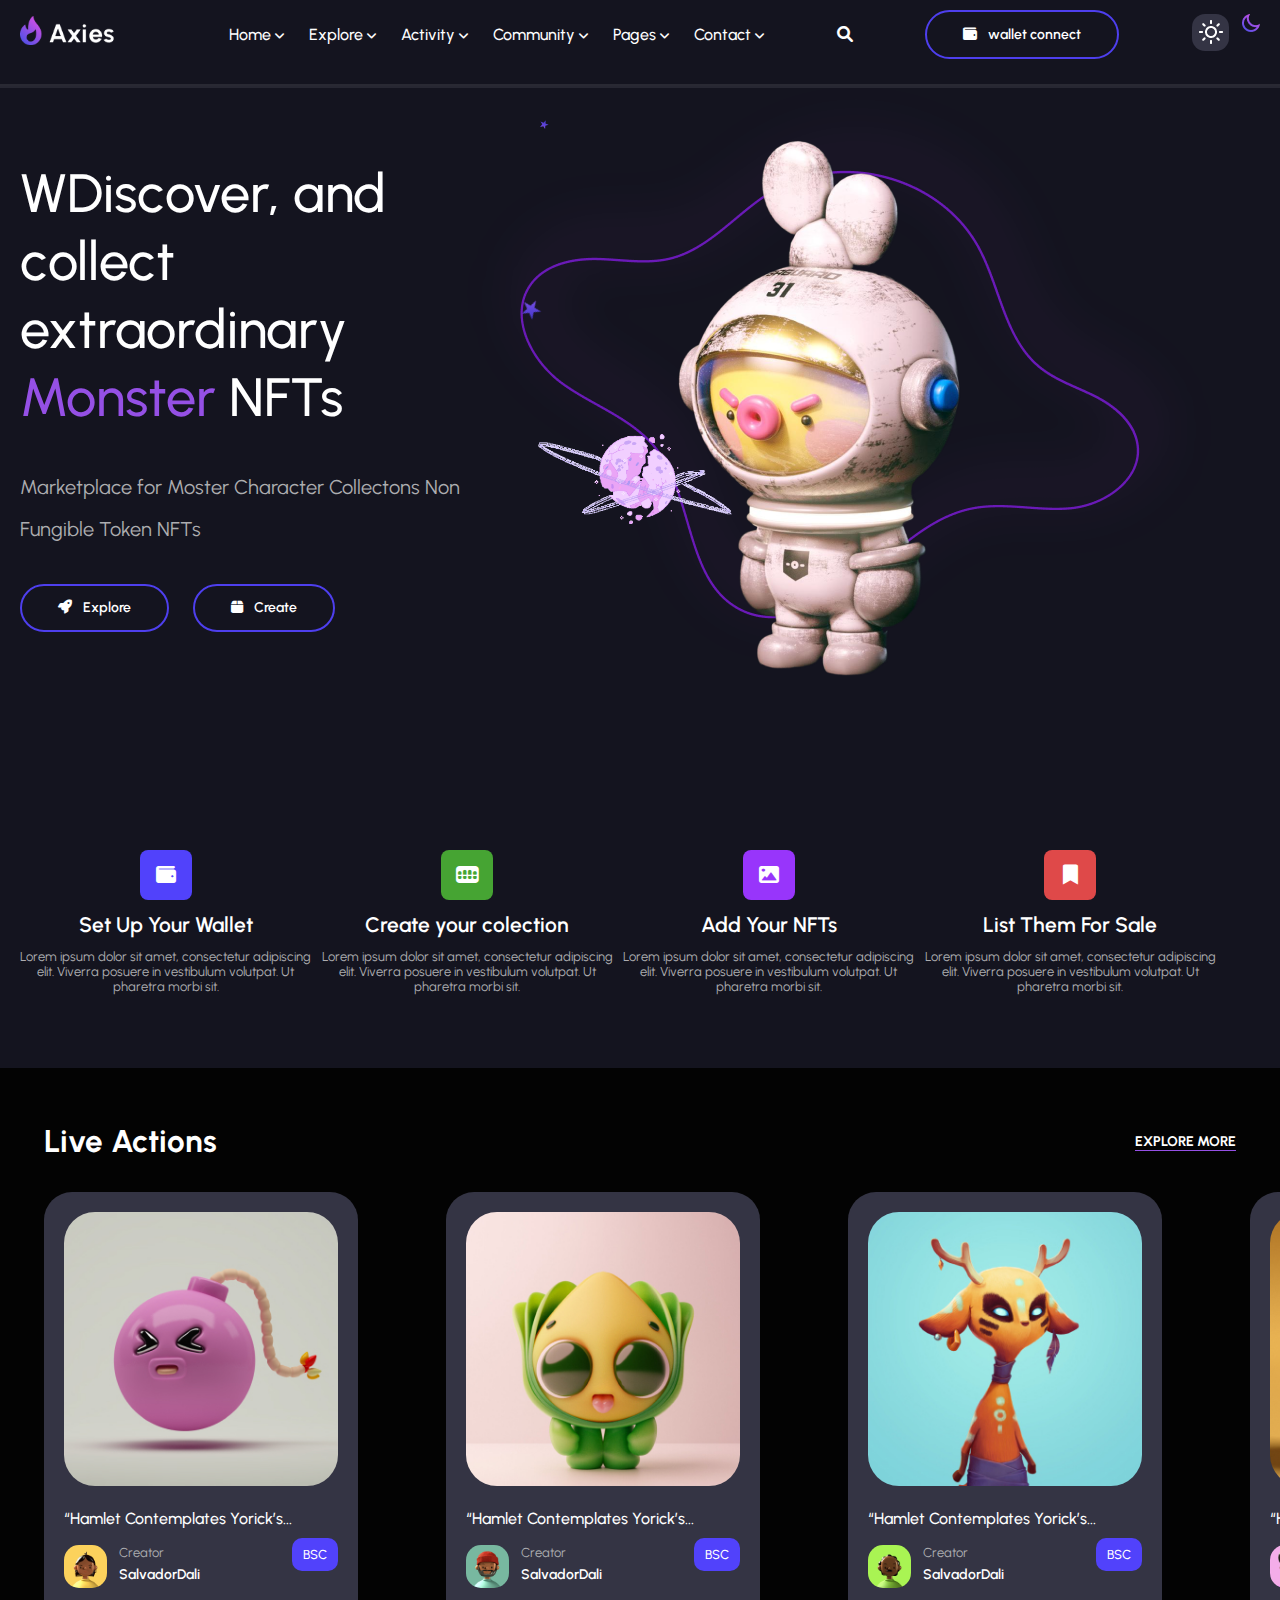
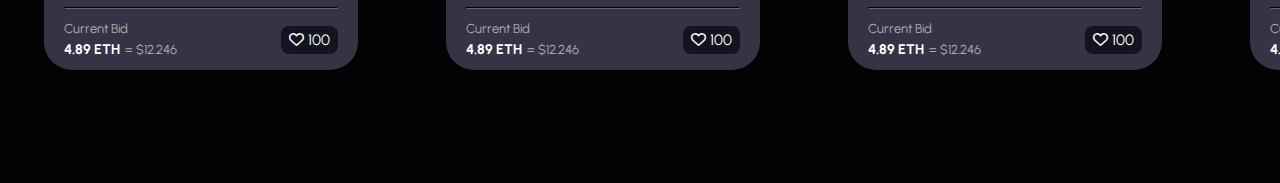
<file: Axies NFT Market Place/html/index.html>
<!DOCTYPE html>
<html lang="en">
<head>
    <meta charset="UTF-8">
    <meta http-equiv="X-UA-Compatible" content="IE=edge">
    <meta name="viewport" content="width=device-width, initial-scale=1.0">
    <title>Axies Market Place</title>
    <link
    rel="stylesheet"
    href="https://cdnjs.cloudflare.com/ajax/libs/font-awesome/6.0.0/css/all.min.css"
  />

    <link rel="stylesheet" href="../css/layout.css">
    <link rel="stylesheet" href="../css/navbar.css">
    <link rel="stylesheet" href="../css/hero.css">
    <link rel="stylesheet" href="../css/media-queries.css">
    <link rel="stylesheet" href="../css/ourprocess.css">
    <link rel="stylesheet" href="../css/liveactions.css">

</head>
<body>
    <header id="header">
        <div class="container">
            <nav class="navbar">
                <div class="navbar__logo">
                    <img src="../img/01_header/logo_dark.png" alt="axies logo">
                </div>
                <div class="navbar__nav">
                    <ul class="nav__lists">
                        <li class="nav__list">
                          <a href="#" class="nav__link">Home
                              <i class="fa-solid fa-angle-down"></i>
                          </a>
                        </li>
                        <li class="nav__list">
                          <a href="#" class="nav__link">Explore
                            <i class="fa-solid fa-angle-down"></i>
                          </a>
                        </li>
                        <li class="nav__list">
                          <a href="#" class="nav__link">Activity
                            <i class="fa-solid fa-angle-down"></i>
                          </a>
                        </li>
                        <li class="nav__list">
                          <a href="#" class="nav__link">Community
                            <i class="fa-solid fa-angle-down"></i>
                          </a>
                        </li>
                        <li class="nav__list">
                         <a href="#" class="nav__link">Pages
                            <i class="fa-solid fa-angle-down"></i>
                         </a>
                        </li>
                        <li class="nav__list">
                        <a href="#" class="nav__link">Contact
                            <i class="fa-solid fa-angle-down"></i>
                        </a>
                        </li>
                      </ul>
                </div>
                <div class="navbar__search">
                    <i class="fa-solid fa-search"></i>
                </div>
                <div class="navbar__wallet ">
                    <button class="btn btn__primary"><i class="fa-solid fa-wallet"></i>wallet connect</button>
                </div>
                <div class="navbar__icon">
                    <div class="navbar__icon--sun">
                        <img src="../img/01_header/sun.png" alt="sun icon">
                    </div>

                    <div class="navbar__icon--moon">
                        <img src="../img/01_header/moon-2.png" alt="moon icon">
                    </div>

                </div>
            </nav>   
        </div>
        <hr class="hr__nav">     
    </header>

    <main>
        <section id="hero">
            <div class="container">
              <div class="hero__wrapper">
                <div class="hero__left--items">
                  <h1>
                    WDiscover, and collect<br/>
                    extraordinary<br/><span>Monster</span> NFTs
                  </h1>
                  <p>Marketplace for Moster Character Collectons Non Fungible Token NFTs</p>
                  <div class="left--item__btn">
                    <button type="button" class="btn btn__primary hero__btn1">
                        <i class="fa-solid fa-rocket"></i>
                        Explore
                    </button>
                    <button type="button" class="btn btn__primary hero__btn2">
                        <i class="fa-solid fa-box"></i>
                        Create
                    </button>
                  </div>
                </div>
                <div class="hero__right--items">
                  <div class="right--item__img">
                    <img src="../img/Blob Shape.png" alt="Blob Shape" class="blobshape">
                    <img
                      src="../img/02_hero/imgslider2.png"
                      alt="axies image"
                      class="axiesimg"
                    />
                  </div>
                  <div class="right--item__img1">
                    <img src="../img/plant.gif" alt="space" class="space" width="210">
                  </div>
                  <div class="right--item__img2">
                    <img src="../img/plus.svg" alt="plus icon" class="plus1" width="30">
                    <img src="../img/plus.svg" alt="plus icon" class="plus2" width="50">
                    <img src="../img/plus.svg" alt="plus icon" class="plus3" width="70">
  
                    <img src="../img/Star.svg" alt="star icon" class="star1" width="20">
                    <img src="../img/Star.svg" alt="star icon" class="star2" width="22">
                    <img src="../img/Star.svg" alt="star icon" class="star3" width="15">
                    <img src="../img/Star.svg" alt="star icon" class="star4" width="10">
                    <img src="../img/Star.svg" alt="star icon" class="star5" width="9">
                    <img src="../img/Star.svg" alt="star icon" class="star6" width="8">
                  </div>
                </div>
              </div>
            </div>
          </section>

        <section id="ourprocess">
            <div class="container">
              <div class="process__wrapper">
                <div class="process__items">
                    <div class="item">
                      <i class="fa-solid fa-wallet item__icon--wallet"></i>
                      <h3>Set Up Your Wallet</h3>
                      <p>
                        Lorem ipsum dolor sit amet, consectetur adipiscing <br>
                        elit. Viverra posuere in vestibulum volutpat. Ut
                        <br> pharetra morbi sit.
                      </p>
                    </div>
                    <div class="item">
                      <i class="fa-solid fa-teeth item__icon--collection"></i>
                      <h3>Create your colection</h3>
                      <p>
                        Lorem ipsum dolor sit amet, consectetur adipiscing <br>
                        elit. Viverra posuere in vestibulum volutpat. Ut
                        <br> pharetra morbi sit.
                      </p>
                    </div>
                    <div class="item">
                      <i class="fa-solid fa-image item__icon--nft"></i>
                      <h3>Add Your NFTs</h3>
                      <p>
                        Lorem ipsum dolor sit amet, consectetur adipiscing <br>
                        elit. Viverra posuere in vestibulum volutpat. Ut
                        <br> pharetra morbi sit.
                      </p>
                    </div>
                    <div class="item">
                      <i class="fa-solid fa-bookmark item__icon--bookmark"></i>
                      <h3>List Them For Sale</h3>
                      <p>
                        Lorem ipsum dolor sit amet, consectetur adipiscing <br>
                        elit. Viverra posuere in vestibulum volutpat. Ut
                        <br> pharetra morbi sit.
                      </p>
                    </div>
                </div>
              </div>
            </div>
          </section>
        <section id="liveactions" class="liveactions" style="background-color: #030303;">
          <div class="liveactions__title">
            <div class="title1">
              <h2>Live Actions</h2>
            </div>
            <div class="title2">
              <a href="#">EXPLORE MORE</a>
            </div>
          </div>
          <div class="liveactions__box">
            <div class="box box__item1">
              <div class="box__img">
                <img src="../img/03_Live Auctions/card-item8.jpg" alt="nft">
              </div>
              <div class="box__title">
                <a href="#">“Hamlet Contemplates Yorick’s...</a>
              </div>
              <div class="box__seller">
                <div class="box__seller--icon">
                  <div class="seller--icon">
                    <img src="../img/04_Top Seller/avt-1.jpg" alt="avatar">
                  </div>
                  <div class="seller--creator">
                    <p>Creator</p>
                    <a href="#">SalvadorDali</a>
                  </div>
                </div>
                <div class="box__seller--bsc">
                  <span>BSC</span>
                </div>
              </div>
              <hr>
              <div class="box__price">
                <div class="box__price--eth">
                  <p>Current Bid</p>
                  <h3>4.89 ETH<span>= $12.246</span></h3>
                </div>
                <div class="box__price--like">
                  <i class="fa-regular fa-heart"></i>
                  <span>100</span>
                </div>
              </div>
            </div>

            <div class="box box__item2">
              <div class="box__img">
                <img src="../img/03_Live Auctions/image-box-10.jpg" alt="nft">
              </div>
              <div class="box__title">
                <a href="#">“Hamlet Contemplates Yorick’s...</a>
              </div>
              <div class="box__seller">
                <div class="box__seller--icon">
                  <div class="seller--icon">
                    <img src="../img/04_Top Seller/avt-2.jpg" alt="avatar">
                  </div>
                  <div class="seller--creator">
                    <p>Creator</p>
                    <a href="#">SalvadorDali</a>
                  </div>
                </div>
                <div class="box__seller--bsc">
                  <span>BSC</span>
                </div>
              </div>
              <hr>
              <div class="box__price">
                  <div class="box__price--eth">
                    <p>Current Bid</p>
                    <h3>4.89 ETH<span>= $12.246</span></h3>
                  </div>
                  <div class="box__price--like">
                    <i class="fa-regular fa-heart"></i>
                    <span>100</span>
                  </div>
              </div>
              
            </div> 
            
            <div class="box box__item3">
              <div class="box__img">
                <img src="../img/03_Live Auctions/image-box-11.jpg" alt="nft">
              </div>
              <div class="box__title">
                <a href="#">“Hamlet Contemplates Yorick’s...</a>
              </div>
              <div class="box__seller">
                <div class="box__seller--icon">
                  <div class="seller--icon">
                    <img src="../img/04_Top Seller/avt-3.jpg" alt="avatar">
                  </div>
                  <div class="seller--creator">
                    <p>Creator</p>
                    <a href="#">SalvadorDali</a>
                  </div>
                </div>
                <div class="box__seller--bsc">
                  <span>BSC</span>
                </div>
              </div> 
              <hr>
              <div class="box__price">
                <div class="box__price--eth">
                  <p>Current Bid</p>
                  <h3>4.89 ETH<span>= $12.246</span></h3>
                </div>
                <div class="box__price--like">
                  <i class="fa-regular fa-heart"></i>
                  <span>100</span>
                </div>
              </div>
             </div>

            <div class="box box__item4">
              <div class="box__img">
                <img src="../img/03_Live Auctions/image-box-21.jpg" alt="nft">
              </div>
              <div class="box__title">
                <a href="#">“Hamlet Contemplates Yorick’s...</a>
              </div>
              <div class="box__seller">
                <div class="box__seller--icon">
                  <div class="seller--icon">
                    <img src="../img/04_Top Seller/avt-4.jpg" alt="avatar">
                  </div>
                  <div class="seller--creator">
                    <p>Creator</p>
                    <a href="#">SalvadorDali</a>
                  </div>
                </div>
                <div class="box__seller--bsc">
                  <span>BSC</span>
                </div>
              </div>  
              <hr>
              <div class="box__price">
                <div class="box__price--eth">
                  <p>Current Bid</p>
                  <h3>4.89 ETH<span>= $12.246</span></h3>
                </div>
                <div class="box__price--like">
                  <i class="fa-regular fa-heart"></i>
                  <span>100</span>
                </div>
              </div>
             </div>

            </div> 
          </div>
        </section>
        
    </main>

    <footer>

    </footer>
</body>
</html>
</file>
<file: Axies NFT Market Place/css/layout.css>
@import url("https://fonts.googleapis.com/css2?family=Lato:ital,wght@0,100;0,300;0,400;0,700;0,900;1,100;1,300;1,400;1,700;1,900&family=Urbanist:ital,wght@0,100;0,200;0,300;0,400;0,500;0,600;0,700;0,800;0,900;1,100;1,200;1,300;1,400;1,500;1,600;1,700;1,800;1,900&display=swap");

*,
*::after,
*::before {
  padding: 0;
  margin: 0;
  box-sizing: border-box;
  -webkit-box-sizing: border-box;
  -moz-box-sizing: border-box;
}

:root {
  --primary-color: #5142fb;
  --back-color: #14141f;
  --dark-color: #343;
  --accent-color: #d57d00;
  --secondary-color: #9550e5;
}

html {
  font-size: 62.5%;
  font-family: "Urbanist", "roboto", "Segoe UI", Tahoma, Geneva, Verdana,
    sans-serif;
  scroll-behavior: smooth;
}

body {
  font-size: 1.5rem;
  background: var(--back-color);
}

button {
  cursor: pointer;
  font-family: inherit;
}

ul {
  list-style: none;
}

a {
  text-decoration: none;
}

.container {
  /* width: 100%; */
  margin-right: 2rem;
  margin-left: 2rem;
  /* padding-left: 4.4rem; */
}

.btn {
  outline: none;
  font-family: inherit;
  padding: 1.4rem 3.6rem;
  border-radius: 10.1rem;
  transition: all 0.3s ease;
  -webkit-transition: all 0.3s ease;
  box-shadow: none;
  background-color: transparent;
}

.btn__primary {
  border: 2px solid #4e3fee;
}

.btn__gry {
  border: 2px solid rgba(173, 173, 176, 0.5);
}
</file>
<file: Axies NFT Market Place/css/navbar.css>
#header {
  /* min-height: 15vh; */
  position: fixed;
  top: 0;
  z-index: 99;
  background-color: #14141f;
  width: 100%;
  border-bottom: 2px solid #292933ef;
}

.navbar {
  display: flex;
  justify-content: space-between;
  color: white;
  align-items: center;
  padding: 1rem 0;
}

.navbar__logo img {
  height: 4rem;
  margin-right: 6.6rem;
}

.navbar__logo img:hover {
  cursor: pointer;
}

.nav__lists {
  display: flex;
  flex-direction: row;
  justify-content: space-between;
  align-items: center;
}

.nav__list a {
  color: white;
  margin-right: 2.5rem;
  font-size: 1.6rem;
  font-weight: 500;
  transition: all 0.4s ease;
}

.nav__list a:hover {
  border-bottom: 0.2rem solid var(--secondary-color);
  padding-bottom: 0.5rem;
}

.nav__list a i {
  font-size: 1.2rem;
}

.right__nav {
  display: flex;
  justify-content: space-between;
  align-items: center;
}

.navbar__search i {
  font-size: 1.6rem;
  color: white;
  margin-right: 2.5rem;
}

.navbar__search:hover {
  cursor: pointer;
}

.navbar__wallet button {
  color: white;
  font-size: 1.4rem;
  font-weight: 600;
  margin-right: 2.5rem;
}

.navbar__wallet button:hover {
  border-color: var(--secondary-color);
}

.navbar__wallet button i {
  margin-right: 1.1rem;
}

.navbar__icon {
  display: flex;
  justify-content: space-between;
  flex-direction: row;
}

.navbar__icon--sun img {
  margin-right: 1.3rem;
  background: #343444;
  padding: 0.6rem 0.6rem 0.7rem 0.7rem;
  border-radius: 13px;
  align-items: center;
}

.navbar__icon--sun img:hover {
  background: #3d3d4d;
  cursor: pointer;
}

.navbar__icon--item img {
  margin-right: 1.3rem;
  background: #343444;
  padding: 0.9rem 0.9rem 1rem 1rem;
  border-radius: 13px;
  align-items: center;
}

.navbar__icon--item img:hover {
  background: #3d3d4d;
  cursor: pointer;
}

.hr__nav {
  height: 2px;
  background-color: #292933;
  border: none;
  margin-top: 1.5rem;
}
</file>
<file: Axies NFT Market Place/css/hero.css>
#hero {
  min-height: 70vh;
}

.hero__wrapper {
  display: flex;
  justify-content: space-between;
  align-items: center;
  margin-top: 16rem;
  margin-bottom: 12rem;
}

.hero__left--items {
  color: white;
  z-index: 50;
}

.hero__left--items h1 {
  font-style: normal;
  font-weight: 500;
  font-size: 5.4rem;
  line-height: 6.8rem;
  margin-bottom: 3.4rem;
}
.hero__left--items p {
  font-weight: 400;
  font-size: 2rem;
  line-height: 4.2rem;
  color: #adadb0;
  margin-bottom: 3.4rem;
}

.hero__left--items span {
  color: var(--secondary-color);
}

.left--item__btn button {
  color: white;
  font-weight: 600;
  font-size: 1.4rem;
  line-height: 1.6rem;
}

.left--item__btn button:hover {
  border-color: var(--secondary-color);
}

.hero__btn1 {
  margin-right: 2rem;
}

.hero__btn1 i {
  margin-right: 0.8rem;
}

.hero__btn2 i {
  margin-right: 0.8rem;
}

.hero__right--items {
  position: relative;
}

.right--item__img {
  animation: moveingimg 3s linear alternate;
  animation-iteration-count: infinite;
  animation-play-state: running;
}

.right--item__img1 {
  animation: moveingimg1 10s linear alternate;
  animation-iteration-count: infinite;
  animation-play-state: running;
  z-index: 40;
}

.right--item__img2 {
  animation: moveingimg2 20s linear alternate;
  animation-iteration-count: infinite;
  animation-play-state: running;
}

.blobshape {
  margin-right: 12rem;
  filter: drop-shadow(10px -20px 30px #b244dd);
}
.axiesimg {
  position: absolute;
  left: 12.8rem;
  top: -3.5rem;
}

@keyframes moveingimg {
  0% {
    transform: translateY(-0.8rem);
  }
  100% {
    transform: translateY(0.8rem);
  }
}

@keyframes moveingimg1 {
  0% {
    transform: translateY(3rem);
  }
  100% {
    transform: translateY(-3rem);
  }
}

@keyframes moveingimg2 {
  0% {
    transform: translateY(-10rem);
  }
  100% {
    transform: translateY(10rem);
  }
}

.space {
  position: absolute;
  left: 1rem;
  bottom: 8.8rem;
  z-index: 3;
}

.plus1 {
  position: absolute;
  left: -39rem;
  top: -12rem;
}

.plus2 {
  position: absolute;
  left: 0rem;
  top: -21rem;
  transform: rotate(150.68deg);
}

.plus3 {
  position: absolute;
  left: -15rem;
  top: -18rem;
  transform: rotate(23deg);
}

.star1 {
  position: absolute;
  left: 0rem;
  top: 13rem;
  transform: rotate(150.68deg);
}

.star2 {
  position: absolute;
  left: 0rem;
  top: -15rem;
  transform: rotate(23deg);
}

.star3 {
  position: absolute;
  left: -9rem;
  top: -26rem;
}

.star4 {
  position: absolute;
  left: 5rem;
  top: -10rem;
}

.star5 {
  position: absolute;
  left: 2rem;
  top: -5rem;
}

.star6 {
  position: absolute;
  left: -5rem;
  top: -20rem;
}
</file>
<file: Axies NFT Market Place/css/media-queries.css>
/* @media only screen and (max-width: 768px) {
  .navbar__icon {
    display: none;
  }
  .navbar {
    width: 100%;
  }
  .nav__list {
    margin-right: 4rem;
  }
  .navbar__search {
    margin-left: 4.7rem;
  }
  .navbar__wallet button {
    padding: 0.5rem 6rem;
    margin-right: 4.4rem;
  }
  .hero__right--items {
    margin-left: 13rem;
  }
} */
/* 
@media only screen and (min-width: 1530px) {
  html {
    width: 1530px;
  }
  .container {
    margin-left: 30%;
  }
} */
</file>
<file: Axies NFT Market Place/css/ourprocess.css>
#ourprocess {
  /* min-height: 35vh; */
  margin-top: 6rem;
  margin-bottom: 6rem;
}

.process__wrapper {
  display: flex;
  justify-content: space-between;
  align-items: center;
  color: white;
}

.process__items {
  display: flex;
  justify-content: space-between;
  text-align: center;
  flex-direction: row;
  margin-right: 4.4rem;
  flex: 1;
}

.item__icon--wallet {
  padding: 1.5rem 1.4rem;
  background-color: #5142fb;
  border-radius: 8px;
  margin-bottom: 1.2rem;
  font-size: 2rem;
  width: 5.2rem;
}

.item__icon--wallet:hover {
  cursor: pointer;
  background-color: #3827fa;
}

.item__icon--collection {
  padding: 1.5rem 1.4rem;
  background-color: #46a433;
  border-radius: 8px;
  margin-bottom: 1.2rem;
  font-size: 2rem;
  width: 5.2rem;
}

.item__icon--collection:hover {
  cursor: pointer;
  background-color: #30881f;
}

.item__icon--nft {
  padding: 1.5rem 1.4rem;
  background-color: #9835fb;
  border-radius: 8px;
  margin-bottom: 1.2rem;
  font-size: 2rem;
  width: 5.2rem;
}

.item__icon--nft:hover {
  cursor: pointer;
  background-color: #8827e9;
}

.item__icon--bookmark {
  padding: 1.5rem 1.4rem;
  background-color: #df4949;
  border-radius: 8px;
  margin-bottom: 1.2rem;
  font-size: 2rem;
  width: 5.2rem;
}

.item__icon--bookmark:hover {
  cursor: pointer;
  background-color: #d33737;
}

.item h3 {
  font-size: 2.1rem;
  font-weight: 600;
  margin-bottom: 1.2rem;
}

.item h3:hover {
  cursor: pointer;
}

.item p {
  font-size: 1.3rem;
  font-weight: 400;
  margin-bottom: 1.4rem;
  color: #adadb0;
}

.item p:hover {
  cursor: pointer;
}
</file>
<file: Axies NFT Market Place/css/liveactions.css>
.liveactions {
  display: flex;
  flex-direction: column;
}

.liveactions__title {
  display: flex;
  justify-content: space-between;
  align-items: center;
  margin-top: 5.4rem;
  margin-bottom: 3.2rem;
}

.liveactions__title .title1 {
  color: white;
  margin-left: 4.4rem;
  font-size: 2.1rem;
  font-weight: 700;
}

.liveactions__title .title2 a {
  color: white;
  margin-right: 4.4rem;
  font-size: 1.4rem;
  font-weight: 700;
  border-bottom: 1px solid var(--secondary-color);
}

.liveactions__box {
  display: flex;
  justify-content: space-between;
  align-items: center;
}

.box {
  background-color: #343444;
  padding: 2rem 2rem 1.2rem 2rem;
  border-radius: 28px;
  margin-left: 4.4rem;
  margin-right: 4.4rem;
  margin-bottom: 11.3rem;
}

.box:hover {
  background-color: #444444;
  cursor: pointer;
}

.box__img img {
  width: 27.4rem;
  border-radius: 31px;
}

.box__title {
  margin-top: 1.9rem;
  margin-bottom: 1.7rem;
}

.box__title a {
  color: white;

  font-size: 1.6rem;
  font-weight: 500;
}

.box__seller {
  display: flex;
  justify-content: space-between;
  margin-bottom: 1.5rem;
}

.box__seller--icon {
  display: flex;
}

.seller--icon img {
  width: 4.3rem;
  border-radius: 15px;
  margin-right: 1.2rem;
}

.seller--creator p {
  font-size: 1.3rem;
  font-weight: 400;
  margin-bottom: 0.5rem;
  color: #adadb0;
}

.seller--creator a {
  font-weight: 600;
  font-size: 1.4rem;
  color: white;
}

.box__seller--bsc span {
  color: white;
  background-color: #5142fb;
  border-radius: 10px;
  padding: 0.9rem 1.1rem;
  font-size: 1.3rem;
  font-weight: 500;
}

.box__seller--bsc span:hover {
  background-color: #3c2cf0;
}

.box hr {
  border-color: #242431;
  height: 2px;
  margin-bottom: 1.2rem;
}

.box__price {
  display: flex;
  justify-content: space-between;
  align-items: center;
  color: white;
}

.box__price--eth p {
  font-size: 1.3rem;
  font-weight: 400;
  margin-bottom: 0.5rem;
  color: #adadb0;
}

.box__price--eth h3 {
  font-weight: 700;
  font-size: 1.4rem;
}

.box__price--eth span {
  font-size: 1.3rem;
  font-weight: 400;
  margin-left: 0.5rem;
  color: #adadb0;
}
.box__price--like {
  background-color: #14141f;
  padding: 0.5rem 0.8rem;
  border-radius: 8px;
}
</file>
<file: Axies NFT Market Place/css/popular.css>
#popular {
  margin-right: 4.4rem;
}

.popular__title {
  display: flex;
  justify-content: space-between;
  align-items: center;
  margin-top: 5.4rem;
  margin-bottom: 3.2rem;
}

.popular__title .title1 {
  color: white;
  margin-left: 4.4rem;
  font-size: 2.1rem;
  font-weight: 700;
}

.popular__title .title2 a {
  color: white;
  margin-right: 4.4rem;
  font-size: 1.4rem;
  font-weight: 700;
  border-bottom: 1px solid var(--secondary-color);
}

.popular__boxs {
  display: flex;
  justify-content: space-between;
  align-items: center;
}

.popular__box {
  background-color: #343444;
  padding: 1.9rem;
  border-radius: 28px;
  margin-left: 4.4rem;
  margin-right: 4.4rem;
  margin-bottom: 8.3rem;
  width: 43.9rem;
  transition: all 0.3s ease-in-out;
}

.popular__box:hover {
  background-color: #444444;
  cursor: pointer;
}

.popular__box--topimg {
  display: flex;
  justify-content: space-between;
  align-items: center;
  margin-bottom: 0.9rem;
}

.popular__box--topimg .topimg__item1 img {
  width: 19.6rem;
  border-radius: 12px;
  margin-right: 0.9rem;
}

.popular__box--topimg .topimg__item2 img {
  width: 19.6rem;
  border-radius: 12px;
}

.popular__box--bottomimg {
  display: flex;
  justify-content: space-between;
  align-items: center;
  margin-bottom: 1.7rem;
}

.popular__box--bottomimg .bottomimg img {
  width: 12.5rem;
  border-radius: 12px;
}

.popular__box--seller {
  display: flex;
  justify-content: space-between;
  align-items: center;
}

.seller__avatar {
  display: flex;
  justify-content: space-between;
  align-items: center;
  position: relative;
}

.seller__avatar--img img {
  width: 6.2rem;
  border-radius: 21px;
}

.seller__avatar--img i {
  color: white;
  padding: 0.5rem 0.6rem;
  position: absolute;
  background-color: #1948e2;
  border-radius: 50%;
  bottom: 0;
  left: 4.2rem;
}

.seller__avatar--text {
  color: white;
  margin-left: 1rem;
}

.seller__avatar--text a {
  color: white;
  font-size: 1.8rem;
  font-weight: 500;
}

.seller__avatar--text p {
  font-size: 1.3rem;
  font-weight: 400;
  color: #adadb0;
  margin-top: 0.5rem;
}

.seller__avatar--text p span {
  font-weight: 500;
  font-size: 1.5rem;
  color: white;
}

.seller__like {
  background-color: #14141f;
  padding: 0.5rem 0.8rem;
  border-radius: 8px;
  color: white;
}
</file>
<file: Axies NFT Market Place/css/topseller.css>
#topseller {
  margin-left: 4.4rem;
  margin-right: 4.4rem;
}

.topseller__title {
  display: flex;
  justify-content: space-between;
  align-items: center;
  margin-top: 5.4rem;
  margin-bottom: 3.2rem;
  color: white;
  font-size: 2.1rem;
  font-weight: 700;
}
.topseller__top {
  display: flex;
  justify-content: space-between;
  align-items: center;
  margin-bottom: 2.7rem;
}

.topseller__item {
  display: flex;
  flex-direction: row;
  flex-wrap: wrap;
  align-items: center;
  width: 100%;
}

.topseller__bottom {
  display: flex;
  justify-content: space-between;
  align-items: center;
  margin-bottom: 6.7rem;
}

.topseller__avatar img {
  width: 9.7rem;
  border-radius: 37px;
}

.topseller__avatar img:hover {
  cursor: pointer;
}

.topseller__text a {
  font-size: 1.6rem;
  font-weight: 500;
  color: white;
}

.topseller__text p {
  font-size: 1.3rem;
  font-weight: 400;
  color: #adadb0;
  margin-top: 0.5rem;
}
</file>
<file: Axies NFT Market Place/css/today.css>
.todays__title {
  display: flex;
  justify-content: space-between;
  align-items: center;
  margin-top: 5.4rem;
  margin-bottom: 3.2rem;
  margin-left: 4.4rem;
}

.todays__title .title1 {
  color: white;
  font-size: 2.1rem;
  font-weight: 700;
}

.todays__title .title2 a {
  color: white;
  font-size: 1.4rem;
  font-weight: 700;
  border-bottom: 1px solid var(--secondary-color);
  margin-right: 9.4rem;
}

.todays__filter {
  display: flex;
  justify-content: space-between;
  align-items: center;
  margin-bottom: 4rem;
  margin-left: 4.4rem;
  margin-right: 4.4rem;
}

.todays__filter--left {
  display: flex;
  justify-content: space-between;
  align-items: center;
}

.todays__btn {
  margin-right: 1rem;
}

.todays__btn button {
  color: white;
}

.todays__btn button:hover {
  border-color: var(--secondary-color);
}

.todays__btn button i {
  margin-right: 0.5rem;
  font-size: 1.6rem;
}

.todays__box--top {
  display: flex;
  justify-content: center;
  align-items: center;
  /* margin-right: 4.4rem; */
}

.todays__box--bottom {
  display: flex;
  justify-content: center;
  align-items: center;
  /* margin-right: 4.4rem; */
}

.todayes__btn--loadmore {
  display: flex;
  justify-content: center;
  align-items: center;
}

.todayes__btn--loadmore button {
  color: white;
  margin-bottom: 7.5rem;
}

.todayes__btn--loadmore button:hover {
  border-color: var(--secondary-color);
}
</file>
<file: Axies NFT Market Place/css/footer.css>
#footer {
  color: white;
  background-color: #0d0d12;
}

.footer__section {
  display: flex;
  justify-content: space-between;
  /* align-items: center; */
  margin-left: 4.4rem;
  margin-right: 4.4rem;
  padding-bottom: 6rem;
  padding-top: 6rem;
}

.footer__axies {
  flex: 1;
}

.footer__axies--img img {
  width: 5.3;
  margin-bottom: 1.8rem;
}

.footer__axies--text p {
  font-size: 1.4rem;
  font-weight: 300;
  line-height: 1.5;
}

.footer__myaccount {
  display: flex;
  justify-content: space-between;
  flex-direction: column;
  flex: 1;
}

.footer__myaccount h2 {
  font-size: 1.8rem;
  font-weight: 700;
  margin-bottom: 3rem;
}

.footer__myaccount a {
  color: #adadb0;
  margin-bottom: 2rem;
  font-size: 1.4;
  font-weight: 400;
  width: fit-content;
}

.footer__myaccount a:hover {
  color: white;
}

.footer__resources {
  display: flex;
  justify-content: space-between;
  flex-direction: column;
  flex: 1;
}

.footer__resources h2 {
  font-size: 1.8rem;
  font-weight: 700;
  margin-bottom: 3rem;
}

.footer__resources a {
  color: #adadb0;
  margin-bottom: 2rem;
  font-size: 1.4;
  font-weight: 400;
  width: fit-content;
}

.footer__resources a:hover {
  color: white;
}

.footer__company {
  display: flex;
  justify-content: space-between;
  flex-direction: column;
  flex: 1;
}

.footer__company h2 {
  font-size: 1.8rem;
  font-weight: 700;
  margin-bottom: 3rem;
}

.footer__company a {
  color: #adadb0;
  margin-bottom: 2rem;
  font-size: 1.4;
  font-weight: 400;
  width: fit-content;
}

.footer__company a:hover {
  color: white;
}

.footer__sub {
  display: flex;
  justify-content: space-between;
  flex-direction: column;
  flex: 1.1;
}

.footer__sub h2 {
  font-size: 1.8rem;
  font-weight: 700;
  margin-bottom: 3rem;
}

.footer__formgroup {
  border: 2px solid #2f2f39;
  border-radius: 7px;
  /* padding: 0.5rem; */
  background: transparent;
}

.footer__formgroup form {
  display: flex;
  justify-content: space-between;
  align-items: center;
}

.footer__formgroup form input {
  background: transparent;
  border: none;
  outline: none;
  color: white;
  padding-left: 2rem;
}

.footer__formgroup form input::placeholder {
  padding-left: 2rem;
}

.footer__formgroup form button {
  border: none;
}

.footer__formgroup form button i {
  background-color: #5142fb;
  font-size: 1.9rem;
  padding: 1.7rem 1.7rem 1.5rem 1.8rem;
  color: white;
}

.footer__formgroup form button i:hover {
  background-color: #2919d3;
}

.footer__social {
  display: flex;
  justify-content: space-between;
  align-items: center;
}

.footer__social i {
  font-size: 2.2rem;
  background-color: #343444;
  border-radius: 5px;
  padding: 0.9rem 0.9rem 0.8rem 1rem;
}

.footer__social i:hover {
  background-color: #23232e;
  cursor: pointer;
}
</file>
<file: Axies NFT Market Place/css/stickmenu.css>
.stick__menu {
  position: fixed;
  top: 50%;
  transform: translateY(-50%);
  left: -2rem;
  background: #0c0622c2;
  height: 37rem !important;
  margin-left: 3rem;
  border-radius: 4rem;
  padding: 3rem 1.5rem;
  z-index: 999;
  transition: 1s;
  display: -ms-flexbox;
  display: none;
  -ms-flex-align: center;
  align-items: center;
  overflow: hidden;
  opacity: 0.1;
}

.stick__menu:hover {
  opacity: 1;
  border-bottom: 3px solid #a943fdda;
  box-shadow: 0px 4px 8px 0 rgba(168, 67, 253, 0.3);
}

.stick__menu--items i {
  color: rgb(163, 163, 163);
  font-size: 2rem;
  padding: 1.5rem 0;
}

.stick__menu--items i:hover {
  color: white;
  cursor: pointer;
}

.stick__menu--items {
  display: flex;
  flex-direction: column;
  align-items: center;
}
</file>
<file: Axies NFT Market Place/css/signin.css>
.stop_scrolling {
  overflow: hidden;
}

.signin {
  position: absolute;
  top: 0;
  background: linear-gradient(
    180deg,
    rgb(0 0 30 / 91%) 100%,
    rgb(0 0 30 / 95%) 100%,
    rgb(18 2 36 / 93%) 100%
  );

  width: 100%;
  height: 100%;
  z-index: 110;
  display: none;
  justify-content: center;
  align-items: center;
  transition: all 5s ease-in-out;
}
.signin__show {
  display: flex;
}

.signin_box {
  background-color: rgb(25 0 71 / 82%);
  /* box-shadow: 0px 0px 30px 0px rgb(85 58 255 / 62%); */
  border: 1px solid #c400ff45;
  border-radius: 2rem;
  padding: 2rem;
  color: white;
  width: 50rem;
}
.signin_box hr {
  margin-top: 2rem;
  border: 1px solid rgba(255, 255, 255, 0.4);
}
.signin__box--head {
  display: flex;
  justify-content: space-between;
  align-items: center;
}
.signin__box--head h3 {
  font-size: 2.5rem;
}
#close__signin--box {
  color: rgb(195, 195, 195);
  font-size: 1.4rem;
  text-decoration: underline;
  cursor: pointer;
  font-weight: 300;
}
.input__group {
  display: flex;
  flex-direction: column;
}
.input__group label {
  margin: 2rem 0 1rem 0;
}
.input__group input {
  border: none;
  outline: none;
  width: 100%;
  height: 100%;
  background-color: rgb(21 0 48 / 81%);
  border: 1px solid rgb(35 0 80 / 93%);
  border-radius: 2rem;

  padding: 1.3rem;
  color: white;
}

.input__group input:hover {
  background-color: rgba(31, 2, 68, 0.81);
}

.input__group input::placeholder {
  color: #5f5f5f;
  font-size: 1em;
  padding-left: 1rem;
}

.text__button {
  color: #fff;
  font-size: 1.6rem;
  font-weight: 300;
}

.signin__box--footer {
  margin-top: 2rem;
}

.signin__box--footer button:hover {
  border-color: var(--secondary-color);
}

.signin__box--footer a {
  color: rgb(195, 195, 195);
  text-decoration: none;
  border-bottom: 1px solid #4e3fee;
  cursor: pointer;
  margin-left: 1rem;
  padding-bottom: 0.5rem;
  font-size: 1.2rem;
}
</file>
